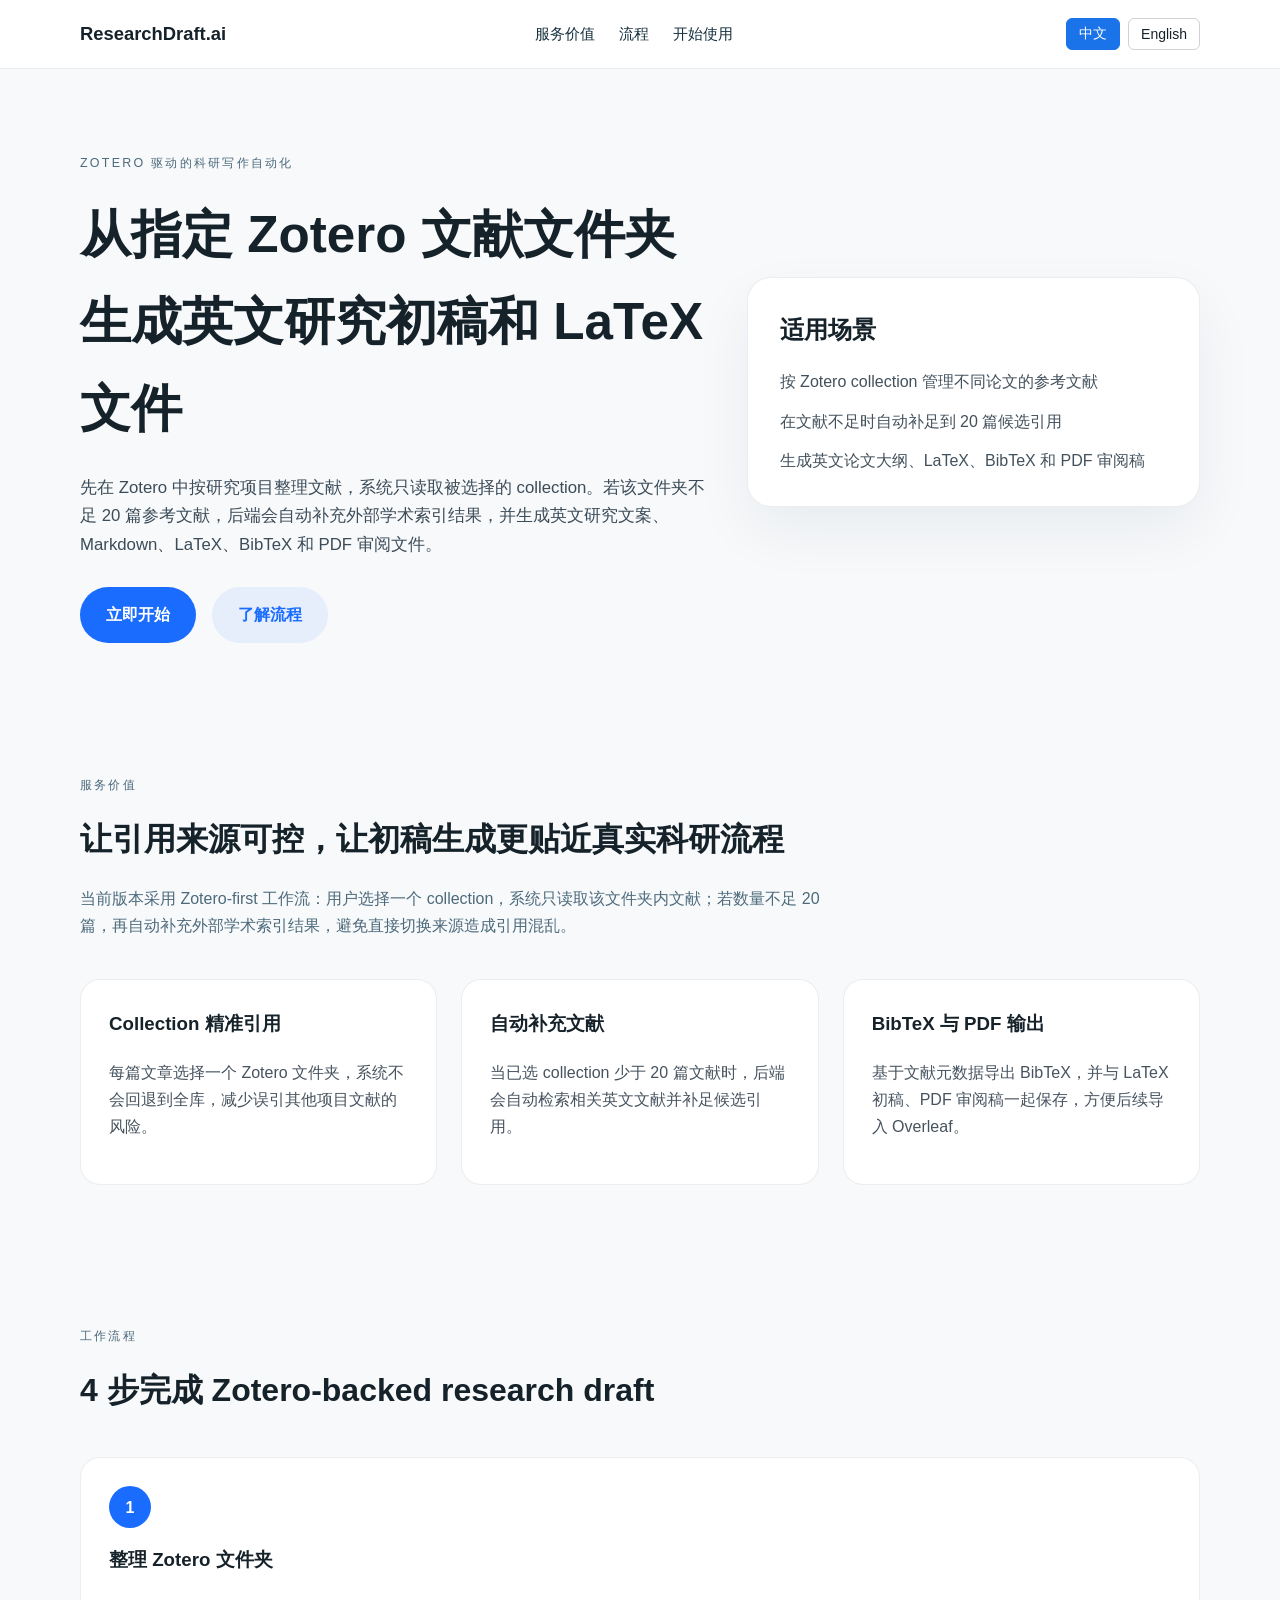
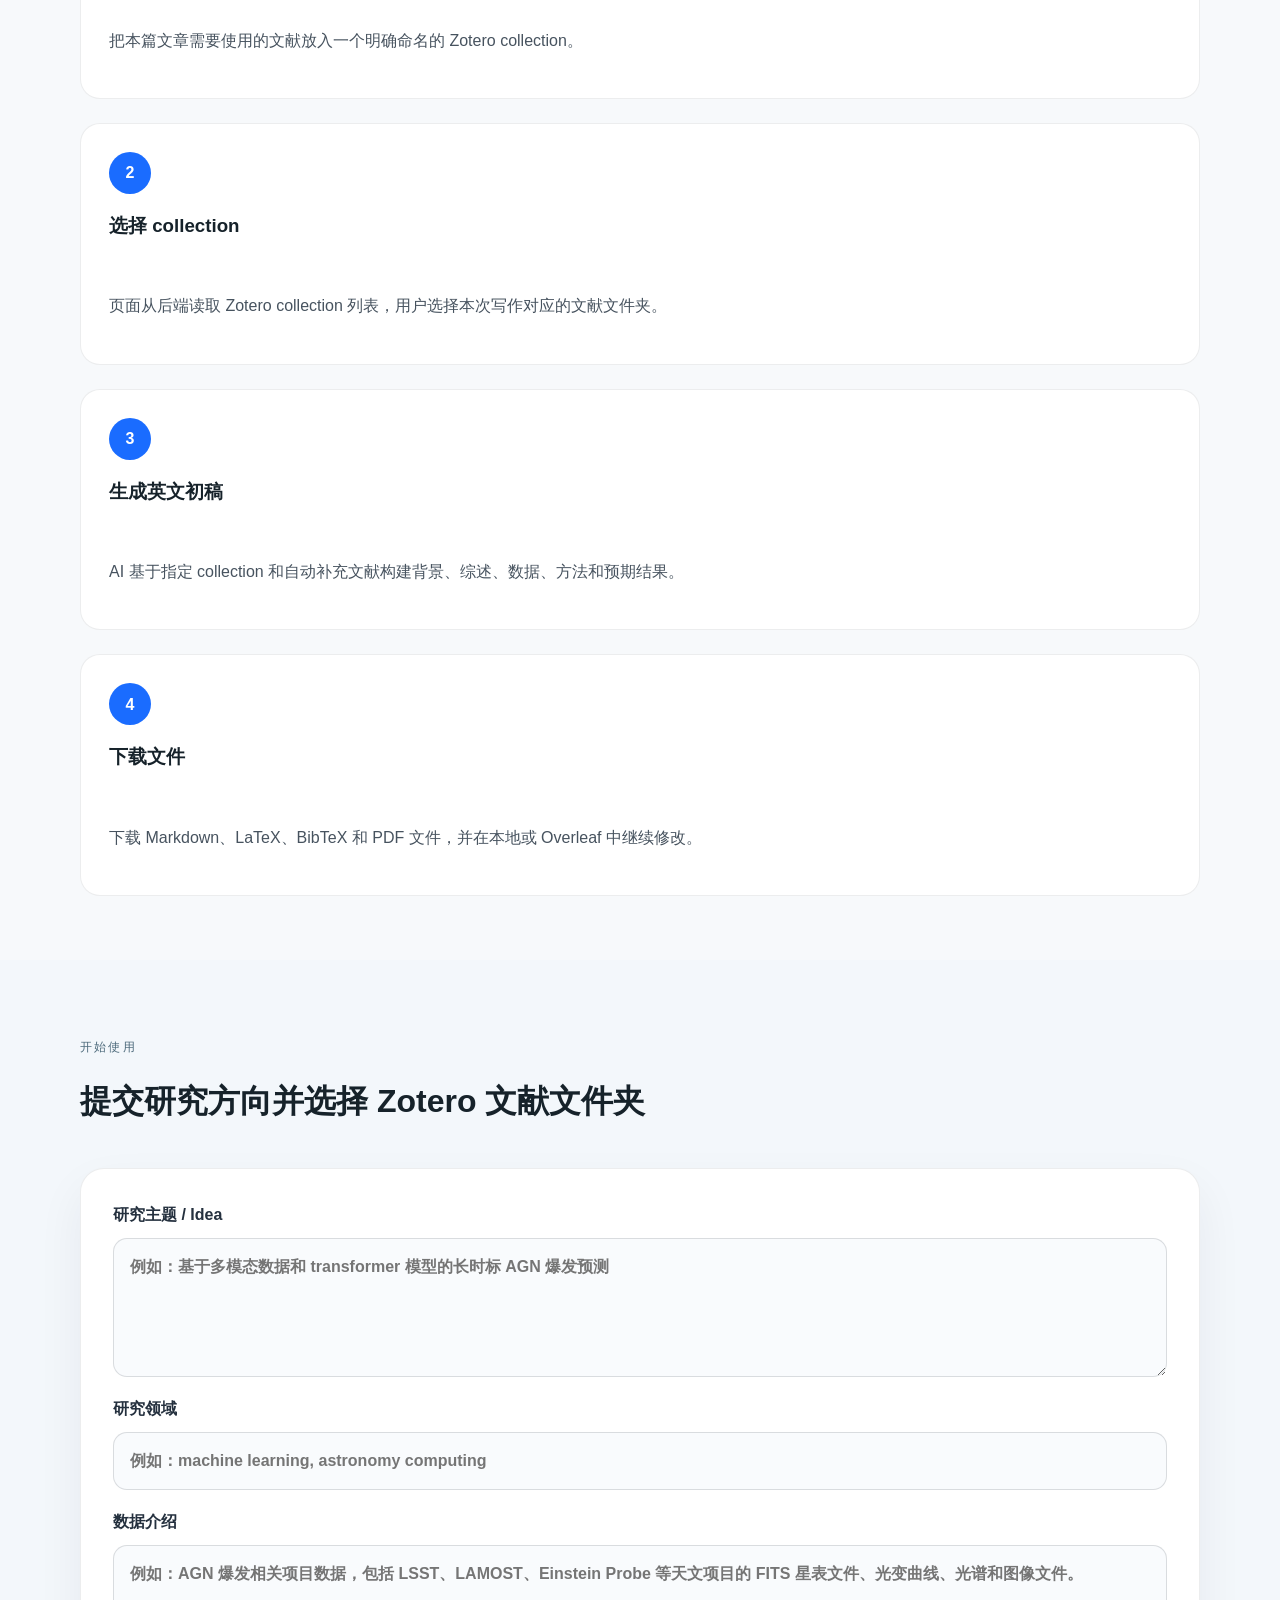
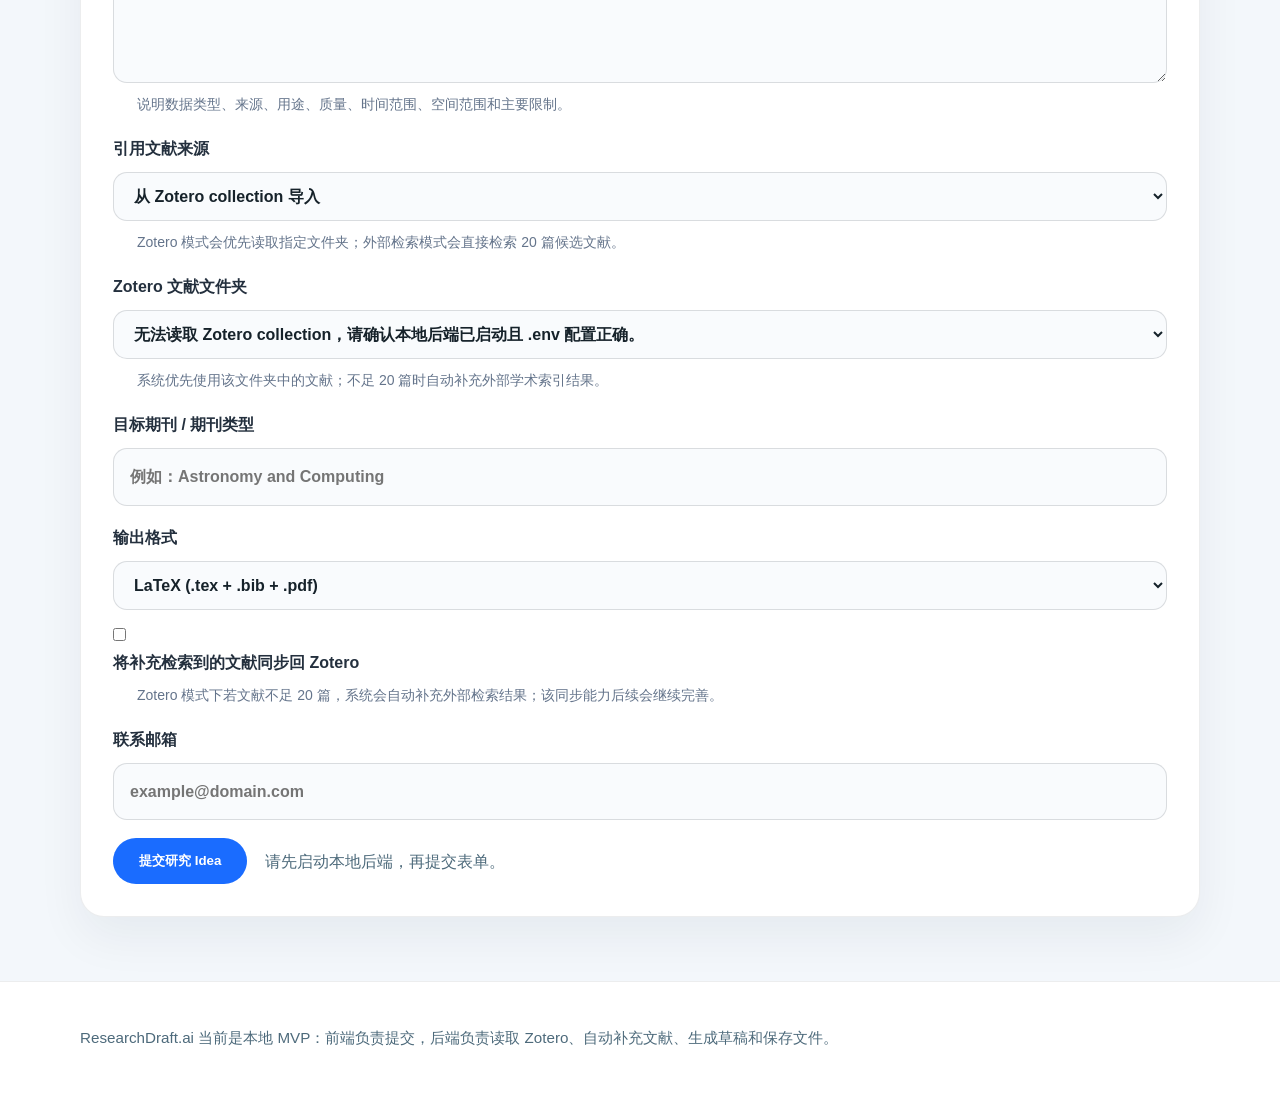
<file: docs/index.html>
<!doctype html>
<html lang="zh-CN">
  <head>
    <meta charset="UTF-8" />
    <meta name="viewport" content="width=device-width, initial-scale=1.0" />
    <title>ResearchDraft.ai | Zotero-driven Research Drafts</title>
    <link rel="stylesheet" href="styles.css" />
  </head>
  <body>
    <header class="site-header">
      <div class="container header-inner">
        <div class="brand">ResearchDraft.ai</div>
        <nav class="nav-links">
          <a href="#why" data-i18n="nav.value">服务价值</a>
          <a href="#how" data-i18n="nav.process">流程</a>
          <a href="#start" data-i18n="nav.start">开始使用</a>
        </nav>
        <div class="language-switch">
          <button id="lang-zh" class="lang-btn active" type="button">中文</button>
          <button id="lang-en" class="lang-btn" type="button">English</button>
        </div>
      </div>
    </header>

    <main>
      <section class="hero">
        <div class="container hero-grid">
          <div>
            <p class="eyebrow" data-i18n="hero.eyebrow">Zotero 驱动的科研写作自动化</p>
            <h1 data-i18n="hero.title">从指定 Zotero 文献文件夹生成英文研究初稿和 LaTeX 文件</h1>
            <p class="hero-copy" data-i18n="hero.description">
              先在 Zotero 中按研究项目整理文献，系统只读取被选择的 collection。若该文件夹不足 20 篇参考文献，后端会自动补充外部学术索引结果，并生成英文研究文案、Markdown、LaTeX、BibTeX 和 PDF 审阅文件。
            </p>
            <div class="hero-actions">
              <a class="btn btn-primary" href="#start" data-i18n="hero.startBtn">立即开始</a>
              <a class="btn btn-secondary" href="#how" data-i18n="hero.processBtn">了解流程</a>
            </div>
          </div>
          <div class="hero-card">
            <h2 data-i18n="hero.useCases">适用场景</h2>
            <ul>
              <li data-i18n="hero.useCase1">按 Zotero collection 管理不同论文的参考文献</li>
              <li data-i18n="hero.useCase2">在文献不足时自动补足到 20 篇候选引用</li>
              <li data-i18n="hero.useCase3">生成英文论文大纲、LaTeX、BibTeX 和 PDF 审阅稿</li>
            </ul>
          </div>
        </div>
      </section>

      <section id="why" class="section feature-section">
        <div class="container">
          <div class="section-header">
            <p class="eyebrow" data-i18n="features.eyebrow">服务价值</p>
            <h2 data-i18n="features.title">让引用来源可控，让初稿生成更贴近真实科研流程</h2>
            <p class="section-copy" data-i18n="features.description">
              当前版本采用 Zotero-first 工作流：用户选择一个 collection，系统只读取该文件夹内文献；若数量不足 20 篇，再自动补充外部学术索引结果，避免直接切换来源造成引用混乱。
            </p>
          </div>
          <div class="feature-grid">
            <article class="feature-card">
              <h3 data-i18n="features.collection">Collection 精准引用</h3>
              <p data-i18n="features.collectionDesc">每篇文章选择一个 Zotero 文件夹，系统不会回退到全库，减少误引其他项目文献的风险。</p>
            </article>
            <article class="feature-card">
              <h3 data-i18n="features.supplement">自动补充文献</h3>
              <p data-i18n="features.supplementDesc">当已选 collection 少于 20 篇文献时，后端会自动检索相关英文文献并补足候选引用。</p>
            </article>
            <article class="feature-card">
              <h3 data-i18n="features.bibtex">BibTeX 与 PDF 输出</h3>
              <p data-i18n="features.bibtexDesc">基于文献元数据导出 BibTeX，并与 LaTeX 初稿、PDF 审阅稿一起保存，方便后续导入 Overleaf。</p>
            </article>
          </div>
        </div>
      </section>

      <section id="how" class="section process-section">
        <div class="container">
          <div class="section-header">
            <p class="eyebrow" data-i18n="process.eyebrow">工作流程</p>
            <h2 data-i18n="process.title">4 步完成 Zotero-backed research draft</h2>
          </div>
          <div class="process-grid">
            <article class="process-step">
              <span>1</span>
              <h3 data-i18n="process.step1">整理 Zotero 文件夹</h3>
              <p data-i18n="process.step1Desc">把本篇文章需要使用的文献放入一个明确命名的 Zotero collection。</p>
            </article>
            <article class="process-step">
              <span>2</span>
              <h3 data-i18n="process.step2">选择 collection</h3>
              <p data-i18n="process.step2Desc">页面从后端读取 Zotero collection 列表，用户选择本次写作对应的文献文件夹。</p>
            </article>
            <article class="process-step">
              <span>3</span>
              <h3 data-i18n="process.step3">生成英文初稿</h3>
              <p data-i18n="process.step3Desc">AI 基于指定 collection 和自动补充文献构建背景、综述、数据、方法和预期结果。</p>
            </article>
            <article class="process-step">
              <span>4</span>
              <h3 data-i18n="process.step4">下载文件</h3>
              <p data-i18n="process.step4Desc">下载 Markdown、LaTeX、BibTeX 和 PDF 文件，并在本地或 Overleaf 中继续修改。</p>
            </article>
          </div>
        </div>
      </section>

      <section id="start" class="section form-section">
        <div class="container">
          <div class="section-header">
            <p class="eyebrow" data-i18n="form.eyebrow">开始使用</p>
            <h2 data-i18n="form.title">提交研究方向并选择 Zotero 文献文件夹</h2>
          </div>
          <form id="idea-form" class="idea-form">
            <div class="form-grid">
              <label for="idea">
                <span data-i18n="form.ideaLabel">研究主题 / Idea</span>
                <textarea id="idea" rows="4" required></textarea>
              </label>
              <label for="field">
                <span data-i18n="form.fieldLabel">研究领域</span>
                <input id="field" type="text" required />
              </label>
              <label for="data-description">
                <span data-i18n="form.dataLabel">数据介绍</span>
                <textarea id="data-description" rows="4"></textarea>
                <span class="checkbox-hint" data-i18n="form.dataHint">说明数据类型、来源、用途、质量、时间范围、空间范围和主要限制。</span>
              </label>
              <label for="literature-mode">
                <span data-i18n="form.literatureModeLabel">引用文献来源</span>
                <select id="literature-mode">
                  <option value="zotero" data-i18n="form.modeZotero">从 Zotero collection 导入</option>
                  <option value="external" data-i18n="form.modeExternal">外部学术检索</option>
                </select>
                <span class="checkbox-hint" data-i18n="form.literatureModeHint">Zotero 模式会优先读取指定文件夹；外部检索模式会直接检索 20 篇候选文献。</span>
              </label>
              <label for="collection">
                <span data-i18n="form.collectionLabel">Zotero 文献文件夹</span>
                <select id="collection" required>
                  <option value="" data-i18n="form.collectionLoading">正在读取 Zotero collection...</option>
                </select>
                <span class="checkbox-hint" data-i18n="form.collectionHint">系统优先使用该文件夹中的文献；不足 20 篇时自动补充外部学术索引结果。</span>
              </label>
              <label for="journal">
                <span data-i18n="form.journalLabel">目标期刊 / 期刊类型</span>
                <input id="journal" type="text" />
              </label>
              <label for="output-format">
                <span data-i18n="form.formatLabel">输出格式</span>
                <select id="output-format">
                  <option value="tex">LaTeX (.tex + .bib + .pdf)</option>
                  <option value="md">Markdown (.md)</option>
                  <option value="docx">Text placeholder (.txt)</option>
                </select>
              </label>
              <label class="checkbox-label" for="add-to-zotero">
                <input id="add-to-zotero" type="checkbox" />
                <span data-i18n="form.zoteroLabel">将补充检索到的文献同步回 Zotero</span>
                <span class="checkbox-hint" data-i18n="form.zoteroHint">仅在自动补充外部文献时生效，会尝试把补充文献加入当前 collection。</span>
              </label>
              <label for="email">
                <span data-i18n="form.emailLabel">联系邮箱</span>
                <input id="email" type="email" required />
              </label>
            </div>
            <div class="form-action">
              <button type="submit" class="btn btn-primary" data-i18n="form.submitBtn">提交研究 Idea</button>
              <p class="form-note" data-i18n="form.note">请先启动本地后端，再提交表单。</p>
            </div>
          </form>
          <div id="form-result" class="form-result hidden"></div>
        </div>
      </section>
    </main>

    <footer class="site-footer">
      <div class="container footer-inner">
        <p data-i18n="footer">ResearchDraft.ai 当前是本地 MVP：前端负责提交，后端负责读取 Zotero、自动补充文献、生成草稿和保存文件。</p>
      </div>
    </footer>

    <script src="app.js?v=20260521-external-search-fix"></script>
  </body>
</html>
</file>
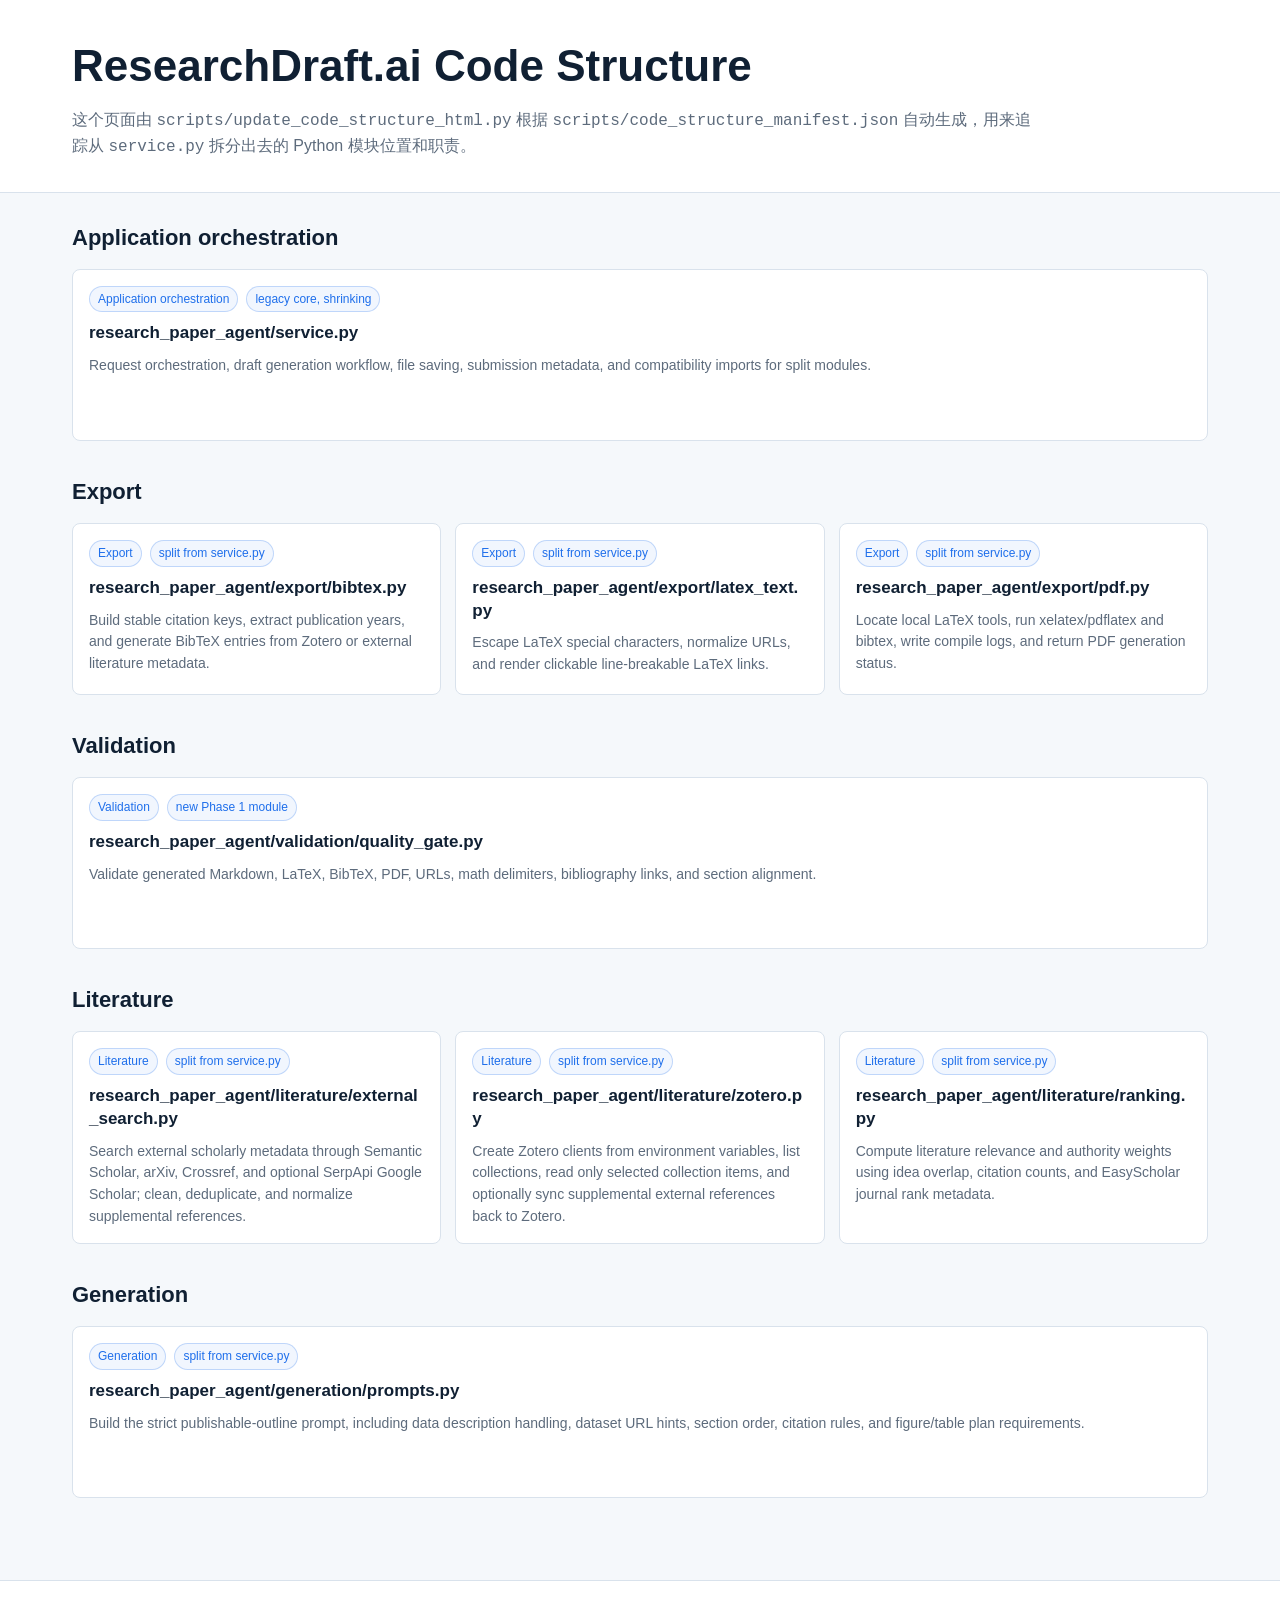
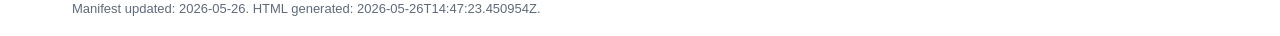
<file: docs/code_structure.html>
<!doctype html>
<html lang="zh-CN">
<head>
  <meta charset="utf-8">
  <meta name="viewport" content="width=device-width, initial-scale=1">
  <title>ResearchDraft.ai Code Structure</title>
  <style>
    :root {
      color-scheme: light;
      --ink: #102033;
      --muted: #5d6b7c;
      --line: #d9e2ec;
      --panel: #ffffff;
      --bg: #f5f8fb;
      --accent: #1f6feb;
    }
    * { box-sizing: border-box; }
    body {
      margin: 0;
      font-family: Arial, Helvetica, sans-serif;
      color: var(--ink);
      background: var(--bg);
      line-height: 1.55;
    }
    header {
      padding: 32px min(6vw, 72px);
      background: #ffffff;
      border-bottom: 1px solid var(--line);
    }
    header h1 {
      margin: 0 0 8px;
      font-size: clamp(28px, 4vw, 44px);
      letter-spacing: 0;
    }
    header p {
      max-width: 960px;
      margin: 0;
      color: var(--muted);
      font-size: 16px;
    }
    main {
      padding: 28px min(6vw, 72px) 48px;
    }
    section {
      margin: 0 0 34px;
    }
    section > h1 {
      margin: 0 0 14px;
      font-size: 22px;
      letter-spacing: 0;
    }
    .grid {
      display: grid;
      grid-template-columns: repeat(auto-fit, minmax(280px, 1fr));
      gap: 14px;
    }
    .module-card {
      background: var(--panel);
      border: 1px solid var(--line);
      border-radius: 8px;
      padding: 16px;
      min-height: 172px;
    }
    .module-card h2 {
      margin: 10px 0 10px;
      font-size: 17px;
      line-height: 1.35;
      word-break: break-word;
    }
    .module-card p {
      margin: 0;
      color: var(--muted);
      font-size: 14px;
    }
    .meta {
      display: flex;
      flex-wrap: wrap;
      gap: 8px;
      font-size: 12px;
      color: var(--accent);
    }
    .meta span {
      border: 1px solid rgba(31, 111, 235, 0.24);
      border-radius: 999px;
      padding: 3px 8px;
      background: rgba(31, 111, 235, 0.06);
    }
    footer {
      padding: 18px min(6vw, 72px);
      border-top: 1px solid var(--line);
      color: var(--muted);
      font-size: 13px;
      background: #ffffff;
    }
  </style>
</head>
<body>
  <header>
    <h1>ResearchDraft.ai Code Structure</h1>
    <p>这个页面由 <code>scripts/update_code_structure_html.py</code> 根据 <code>scripts/code_structure_manifest.json</code> 自动生成，用来追踪从 <code>service.py</code> 拆分出去的 Python 模块位置和职责。</p>
  </header>
  <main>
    
    <section>
      <h1>Application orchestration</h1>
      <div class="grid">
        
      <article class="module-card">
        <div class="meta">
          <span>Application orchestration</span>
          <span>legacy core, shrinking</span>
        </div>
        <h2>research_paper_agent/service.py</h2>
        <p>Request orchestration, draft generation workflow, file saving, submission metadata, and compatibility imports for split modules.</p>
      </article>
    
      </div>
    </section>
        
    <section>
      <h1>Export</h1>
      <div class="grid">
        
      <article class="module-card">
        <div class="meta">
          <span>Export</span>
          <span>split from service.py</span>
        </div>
        <h2>research_paper_agent/export/bibtex.py</h2>
        <p>Build stable citation keys, extract publication years, and generate BibTeX entries from Zotero or external literature metadata.</p>
      </article>
    

      <article class="module-card">
        <div class="meta">
          <span>Export</span>
          <span>split from service.py</span>
        </div>
        <h2>research_paper_agent/export/latex_text.py</h2>
        <p>Escape LaTeX special characters, normalize URLs, and render clickable line-breakable LaTeX links.</p>
      </article>
    

      <article class="module-card">
        <div class="meta">
          <span>Export</span>
          <span>split from service.py</span>
        </div>
        <h2>research_paper_agent/export/pdf.py</h2>
        <p>Locate local LaTeX tools, run xelatex/pdflatex and bibtex, write compile logs, and return PDF generation status.</p>
      </article>
    
      </div>
    </section>
        
    <section>
      <h1>Validation</h1>
      <div class="grid">
        
      <article class="module-card">
        <div class="meta">
          <span>Validation</span>
          <span>new Phase 1 module</span>
        </div>
        <h2>research_paper_agent/validation/quality_gate.py</h2>
        <p>Validate generated Markdown, LaTeX, BibTeX, PDF, URLs, math delimiters, bibliography links, and section alignment.</p>
      </article>
    
      </div>
    </section>
        
    <section>
      <h1>Literature</h1>
      <div class="grid">
        
      <article class="module-card">
        <div class="meta">
          <span>Literature</span>
          <span>split from service.py</span>
        </div>
        <h2>research_paper_agent/literature/external_search.py</h2>
        <p>Search external scholarly metadata through Semantic Scholar, arXiv, Crossref, and optional SerpApi Google Scholar; clean, deduplicate, and normalize supplemental references.</p>
      </article>
    

      <article class="module-card">
        <div class="meta">
          <span>Literature</span>
          <span>split from service.py</span>
        </div>
        <h2>research_paper_agent/literature/zotero.py</h2>
        <p>Create Zotero clients from environment variables, list collections, read only selected collection items, and optionally sync supplemental external references back to Zotero.</p>
      </article>
    

      <article class="module-card">
        <div class="meta">
          <span>Literature</span>
          <span>split from service.py</span>
        </div>
        <h2>research_paper_agent/literature/ranking.py</h2>
        <p>Compute literature relevance and authority weights using idea overlap, citation counts, and EasyScholar journal rank metadata.</p>
      </article>
    
      </div>
    </section>
        
    <section>
      <h1>Generation</h1>
      <div class="grid">
        
      <article class="module-card">
        <div class="meta">
          <span>Generation</span>
          <span>split from service.py</span>
        </div>
        <h2>research_paper_agent/generation/prompts.py</h2>
        <p>Build the strict publishable-outline prompt, including data description handling, dataset URL hints, section order, citation rules, and figure/table plan requirements.</p>
      </article>
    
      </div>
    </section>
        
  </main>
  <footer>
    Manifest updated: 2026-05-26. HTML generated: 2026-05-26T14:47:23.450954Z.
  </footer>
</body>
</html>
</file>
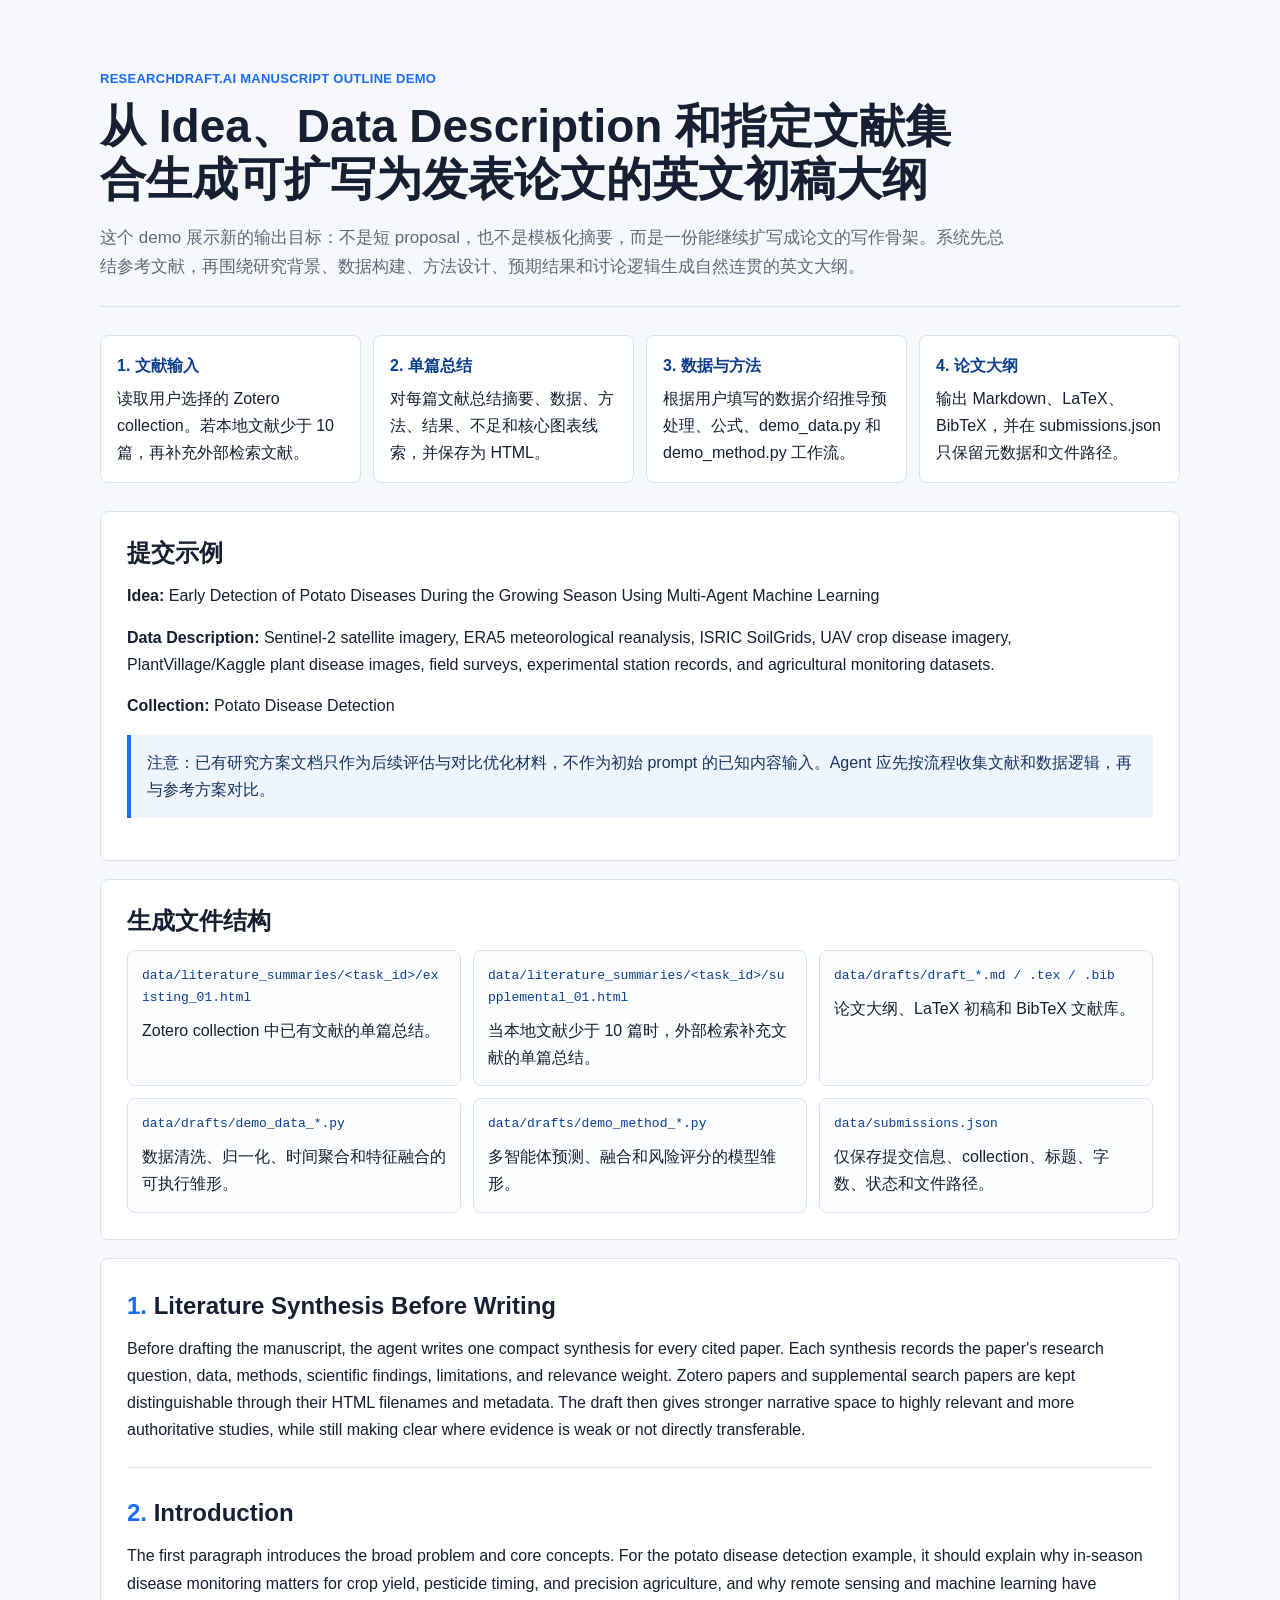
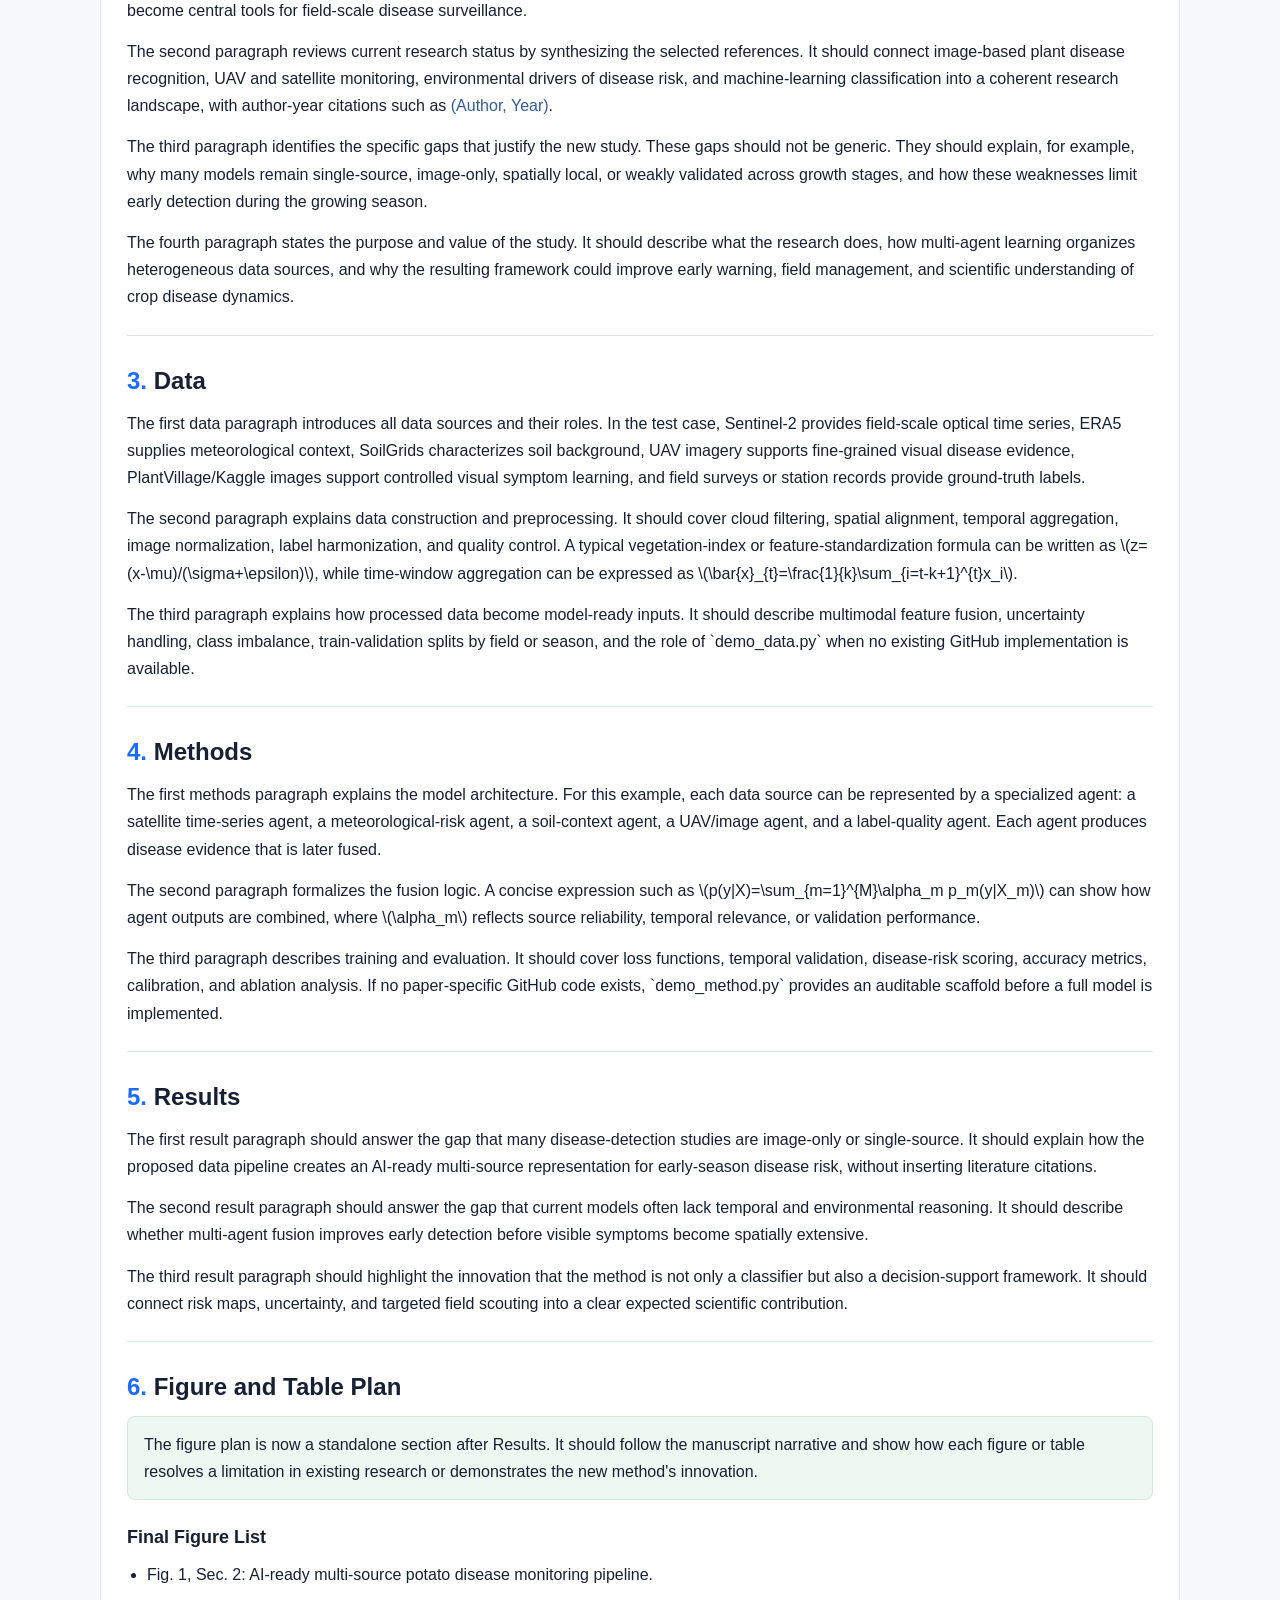
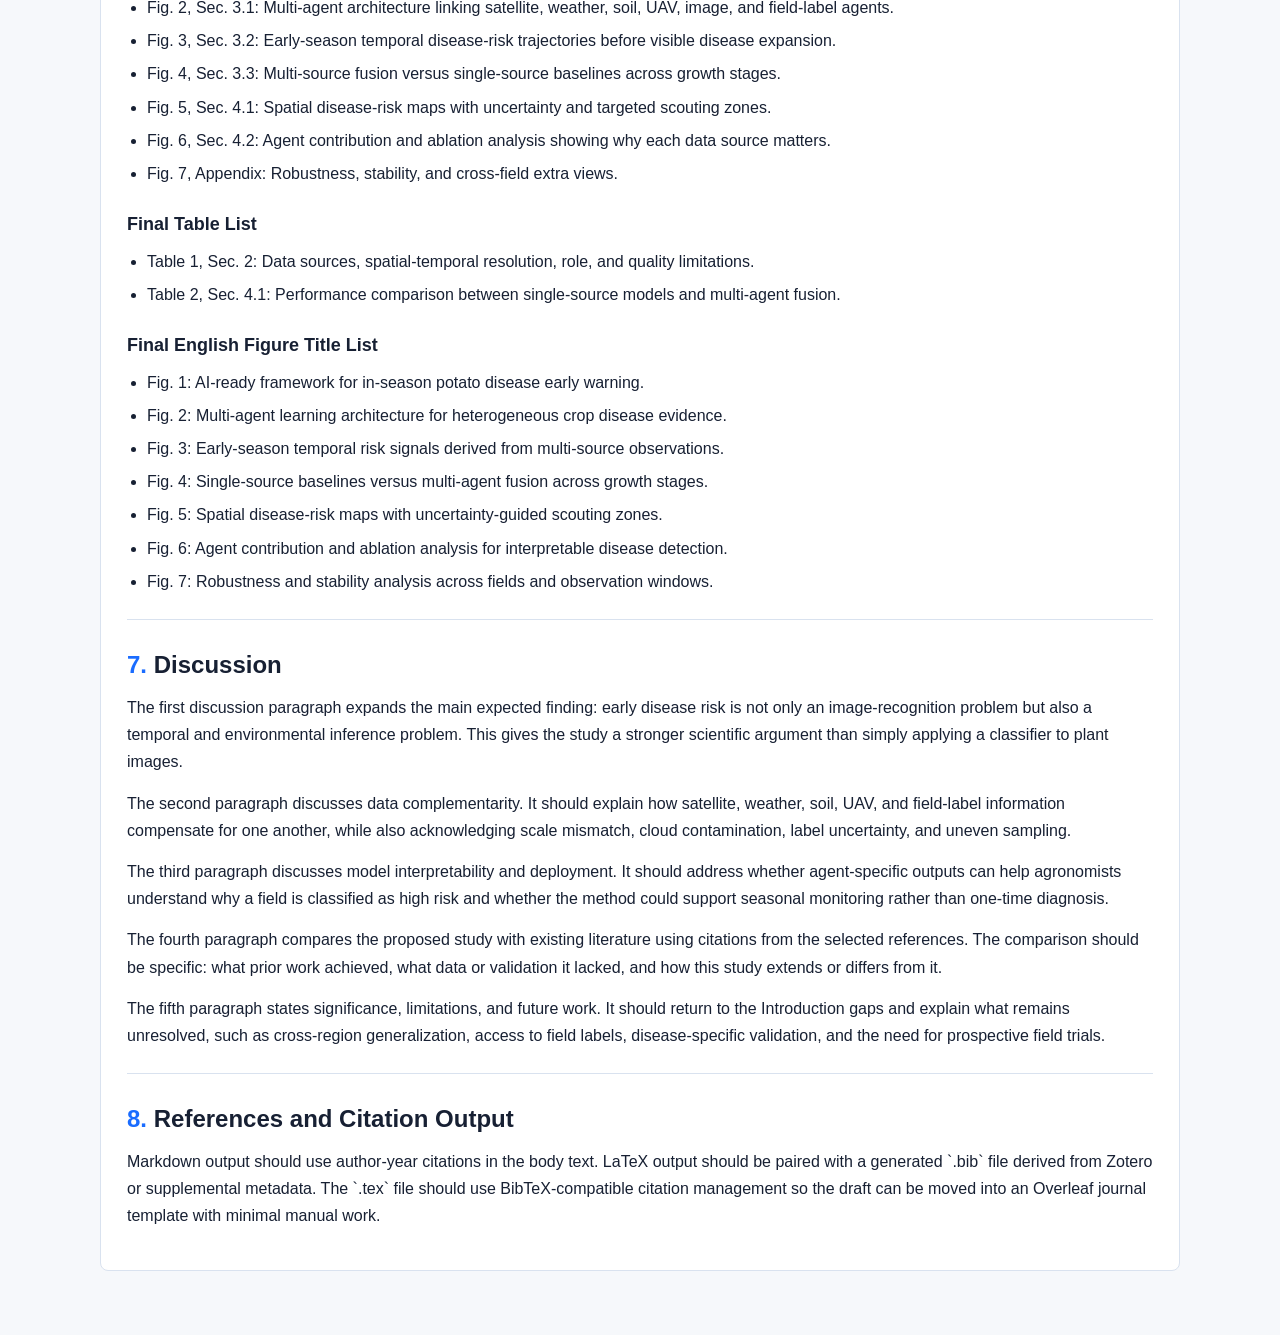
<file: docs/full_content_demo.html>
<!doctype html>
<html lang="zh-CN">
<head>
  <meta charset="utf-8" />
  <meta name="viewport" content="width=device-width, initial-scale=1" />
  <title>ResearchDraft.ai 完整论文大纲 Demo</title>
  <style>
    :root {
      color-scheme: light;
      --ink: #172033;
      --muted: #5f6b7a;
      --line: #d9e2ef;
      --blue: #1a6cff;
      --blue-soft: #eef5ff;
      --green-soft: #edf8f0;
      --paper: #ffffff;
      --wash: #f6f8fb;
    }

    body {
      margin: 0;
      font-family: -apple-system, BlinkMacSystemFont, "Segoe UI", Arial, sans-serif;
      color: var(--ink);
      background: var(--wash);
      line-height: 1.7;
    }

    .page {
      max-width: 1080px;
      margin: 0 auto;
      padding: 36px 20px 64px;
    }

    .hero {
      padding: 32px 0 24px;
      border-bottom: 1px solid var(--line);
    }

    .eyebrow {
      margin: 0 0 10px;
      color: var(--blue);
      font-weight: 700;
      letter-spacing: .02em;
      text-transform: uppercase;
      font-size: 13px;
    }

    h1 {
      margin: 0;
      max-width: 880px;
      font-size: clamp(30px, 4vw, 46px);
      line-height: 1.15;
      letter-spacing: 0;
    }

    .lead {
      max-width: 920px;
      margin: 18px 0 0;
      color: var(--muted);
      font-size: 17px;
    }

    .workflow {
      display: grid;
      grid-template-columns: repeat(4, minmax(0, 1fr));
      gap: 12px;
      margin: 28px 0;
    }

    .step {
      background: var(--paper);
      border: 1px solid var(--line);
      border-radius: 8px;
      padding: 16px;
      min-height: 110px;
    }

    .step strong {
      display: block;
      margin-bottom: 6px;
      color: #0d3f8f;
    }

    .panel {
      background: var(--paper);
      border: 1px solid var(--line);
      border-radius: 8px;
      padding: 26px;
      margin-top: 18px;
    }

    h2 {
      margin: 0 0 14px;
      font-size: 24px;
      line-height: 1.25;
      letter-spacing: 0;
    }

    h3 {
      margin: 22px 0 8px;
      font-size: 18px;
      letter-spacing: 0;
    }

    p {
      margin: 0 0 14px;
    }

    .note {
      background: var(--blue-soft);
      border-left: 4px solid var(--blue);
      padding: 14px 16px;
      margin: 16px 0;
      color: #18345f;
    }

    .artifact-grid {
      display: grid;
      grid-template-columns: repeat(3, minmax(0, 1fr));
      gap: 12px;
      margin-top: 12px;
    }

    .artifact {
      background: #fbfdff;
      border: 1px solid var(--line);
      border-radius: 8px;
      padding: 14px;
    }

    .artifact code {
      display: block;
      margin-bottom: 8px;
      color: #0d3f8f;
      word-break: break-word;
    }

    .section-rule {
      border-top: 1px solid var(--line);
      margin: 24px 0;
    }

    .demo-paper {
      counter-reset: section;
    }

    .demo-paper section {
      padding-top: 6px;
    }

    .demo-paper h2::before {
      counter-increment: section;
      content: counter(section) ". ";
      color: var(--blue);
    }

    .citation {
      color: #315c99;
      white-space: nowrap;
    }

    .figure-plan {
      background: var(--green-soft);
      border: 1px solid #cfe9d7;
      border-radius: 8px;
      padding: 14px 16px;
      margin-bottom: 16px;
    }

    .compact-list {
      margin: 0;
      padding-left: 20px;
    }

    .compact-list li {
      margin: 6px 0;
    }

    @media (max-width: 860px) {
      .workflow,
      .artifact-grid {
        grid-template-columns: 1fr;
      }

      .panel {
        padding: 20px;
      }
    }
  </style>
</head>
<body>
  <main class="page">
    <header class="hero">
      <p class="eyebrow">ResearchDraft.ai manuscript outline demo</p>
      <h1>从 Idea、Data Description 和指定文献集合生成可扩写为发表论文的英文初稿大纲</h1>
      <p class="lead">
        这个 demo 展示新的输出目标：不是短 proposal，也不是模板化摘要，而是一份能继续扩写成论文的写作骨架。系统先总结参考文献，再围绕研究背景、数据构建、方法设计、预期结果和讨论逻辑生成自然连贯的英文大纲。
      </p>
    </header>

    <div class="workflow">
      <div class="step">
        <strong>1. 文献输入</strong>
        读取用户选择的 Zotero collection。若本地文献少于 10 篇，再补充外部检索文献。
      </div>
      <div class="step">
        <strong>2. 单篇总结</strong>
        对每篇文献总结摘要、数据、方法、结果、不足和核心图表线索，并保存为 HTML。
      </div>
      <div class="step">
        <strong>3. 数据与方法</strong>
        根据用户填写的数据介绍推导预处理、公式、demo_data.py 和 demo_method.py 工作流。
      </div>
      <div class="step">
        <strong>4. 论文大纲</strong>
        输出 Markdown、LaTeX、BibTeX，并在 submissions.json 只保留元数据和文件路径。
      </div>
    </div>

    <section class="panel">
      <h2>提交示例</h2>
      <p><strong>Idea:</strong> Early Detection of Potato Diseases During the Growing Season Using Multi-Agent Machine Learning</p>
      <p><strong>Data Description:</strong> Sentinel-2 satellite imagery, ERA5 meteorological reanalysis, ISRIC SoilGrids, UAV crop disease imagery, PlantVillage/Kaggle plant disease images, field surveys, experimental station records, and agricultural monitoring datasets.</p>
      <p><strong>Collection:</strong> Potato Disease Detection</p>
      <p class="note">注意：已有研究方案文档只作为后续评估与对比优化材料，不作为初始 prompt 的已知内容输入。Agent 应先按流程收集文献和数据逻辑，再与参考方案对比。</p>
    </section>

    <section class="panel">
      <h2>生成文件结构</h2>
      <div class="artifact-grid">
        <div class="artifact">
          <code>data/literature_summaries/&lt;task_id&gt;/existing_01.html</code>
          Zotero collection 中已有文献的单篇总结。
        </div>
        <div class="artifact">
          <code>data/literature_summaries/&lt;task_id&gt;/supplemental_01.html</code>
          当本地文献少于 10 篇时，外部检索补充文献的单篇总结。
        </div>
        <div class="artifact">
          <code>data/drafts/draft_*.md / .tex / .bib</code>
          论文大纲、LaTeX 初稿和 BibTeX 文献库。
        </div>
        <div class="artifact">
          <code>data/drafts/demo_data_*.py</code>
          数据清洗、归一化、时间聚合和特征融合的可执行雏形。
        </div>
        <div class="artifact">
          <code>data/drafts/demo_method_*.py</code>
          多智能体预测、融合和风险评分的模型雏形。
        </div>
        <div class="artifact">
          <code>data/submissions.json</code>
          仅保存提交信息、collection、标题、字数、状态和文件路径。
        </div>
      </div>
    </section>

    <article class="panel demo-paper">
      <section>
        <h2>Literature Synthesis Before Writing</h2>
        <p>
          Before drafting the manuscript, the agent writes one compact synthesis for every cited paper. Each synthesis records the paper's research question, data, methods, scientific findings, limitations, and relevance weight. Zotero papers and supplemental search papers are kept distinguishable through their HTML filenames and metadata. The draft then gives stronger narrative space to highly relevant and more authoritative studies, while still making clear where evidence is weak or not directly transferable.
        </p>
      </section>

      <div class="section-rule"></div>

      <section>
        <h2>Introduction</h2>
        <p>
          The first paragraph introduces the broad problem and core concepts. For the potato disease detection example, it should explain why in-season disease monitoring matters for crop yield, pesticide timing, and precision agriculture, and why remote sensing and machine learning have become central tools for field-scale disease surveillance.
        </p>
        <p>
          The second paragraph reviews current research status by synthesizing the selected references. It should connect image-based plant disease recognition, UAV and satellite monitoring, environmental drivers of disease risk, and machine-learning classification into a coherent research landscape, with author-year citations such as <span class="citation">(Author, Year)</span>.
        </p>
        <p>
          The third paragraph identifies the specific gaps that justify the new study. These gaps should not be generic. They should explain, for example, why many models remain single-source, image-only, spatially local, or weakly validated across growth stages, and how these weaknesses limit early detection during the growing season.
        </p>
        <p>
          The fourth paragraph states the purpose and value of the study. It should describe what the research does, how multi-agent learning organizes heterogeneous data sources, and why the resulting framework could improve early warning, field management, and scientific understanding of crop disease dynamics.
        </p>
      </section>

      <div class="section-rule"></div>

      <section>
        <h2>Data</h2>
        <p>
          The first data paragraph introduces all data sources and their roles. In the test case, Sentinel-2 provides field-scale optical time series, ERA5 supplies meteorological context, SoilGrids characterizes soil background, UAV imagery supports fine-grained visual disease evidence, PlantVillage/Kaggle images support controlled visual symptom learning, and field surveys or station records provide ground-truth labels.
        </p>
        <p>
          The second paragraph explains data construction and preprocessing. It should cover cloud filtering, spatial alignment, temporal aggregation, image normalization, label harmonization, and quality control. A typical vegetation-index or feature-standardization formula can be written as \(z=(x-\mu)/(\sigma+\epsilon)\), while time-window aggregation can be expressed as \(\bar{x}_{t}=\frac{1}{k}\sum_{i=t-k+1}^{t}x_i\).
        </p>
        <p>
          The third paragraph explains how processed data become model-ready inputs. It should describe multimodal feature fusion, uncertainty handling, class imbalance, train-validation splits by field or season, and the role of `demo_data.py` when no existing GitHub implementation is available.
        </p>
      </section>

      <div class="section-rule"></div>

      <section>
        <h2>Methods</h2>
        <p>
          The first methods paragraph explains the model architecture. For this example, each data source can be represented by a specialized agent: a satellite time-series agent, a meteorological-risk agent, a soil-context agent, a UAV/image agent, and a label-quality agent. Each agent produces disease evidence that is later fused.
        </p>
        <p>
          The second paragraph formalizes the fusion logic. A concise expression such as \(p(y|X)=\sum_{m=1}^{M}\alpha_m p_m(y|X_m)\) can show how agent outputs are combined, where \(\alpha_m\) reflects source reliability, temporal relevance, or validation performance.
        </p>
        <p>
          The third paragraph describes training and evaluation. It should cover loss functions, temporal validation, disease-risk scoring, accuracy metrics, calibration, and ablation analysis. If no paper-specific GitHub code exists, `demo_method.py` provides an auditable scaffold before a full model is implemented.
        </p>
      </section>

      <div class="section-rule"></div>

      <section>
        <h2>Results</h2>
        <p>
          The first result paragraph should answer the gap that many disease-detection studies are image-only or single-source. It should explain how the proposed data pipeline creates an AI-ready multi-source representation for early-season disease risk, without inserting literature citations.
        </p>
        <p>
          The second result paragraph should answer the gap that current models often lack temporal and environmental reasoning. It should describe whether multi-agent fusion improves early detection before visible symptoms become spatially extensive.
        </p>
        <p>
          The third result paragraph should highlight the innovation that the method is not only a classifier but also a decision-support framework. It should connect risk maps, uncertainty, and targeted field scouting into a clear expected scientific contribution.
        </p>
      </section>

      <div class="section-rule"></div>

      <section>
        <h2>Figure and Table Plan</h2>
        <div class="figure-plan">
          The figure plan is now a standalone section after Results. It should follow the manuscript narrative and show how each figure or table resolves a limitation in existing research or demonstrates the new method's innovation.
        </div>
        <h3>Final Figure List</h3>
        <ul class="compact-list">
          <li>Fig. 1, Sec. 2: AI-ready multi-source potato disease monitoring pipeline.</li>
          <li>Fig. 2, Sec. 3.1: Multi-agent architecture linking satellite, weather, soil, UAV, image, and field-label agents.</li>
          <li>Fig. 3, Sec. 3.2: Early-season temporal disease-risk trajectories before visible disease expansion.</li>
          <li>Fig. 4, Sec. 3.3: Multi-source fusion versus single-source baselines across growth stages.</li>
          <li>Fig. 5, Sec. 4.1: Spatial disease-risk maps with uncertainty and targeted scouting zones.</li>
          <li>Fig. 6, Sec. 4.2: Agent contribution and ablation analysis showing why each data source matters.</li>
          <li>Fig. 7, Appendix: Robustness, stability, and cross-field extra views.</li>
        </ul>
        <h3>Final Table List</h3>
        <ul class="compact-list">
          <li>Table 1, Sec. 2: Data sources, spatial-temporal resolution, role, and quality limitations.</li>
          <li>Table 2, Sec. 4.1: Performance comparison between single-source models and multi-agent fusion.</li>
        </ul>
        <h3>Final English Figure Title List</h3>
        <ul class="compact-list">
          <li>Fig. 1: AI-ready framework for in-season potato disease early warning.</li>
          <li>Fig. 2: Multi-agent learning architecture for heterogeneous crop disease evidence.</li>
          <li>Fig. 3: Early-season temporal risk signals derived from multi-source observations.</li>
          <li>Fig. 4: Single-source baselines versus multi-agent fusion across growth stages.</li>
          <li>Fig. 5: Spatial disease-risk maps with uncertainty-guided scouting zones.</li>
          <li>Fig. 6: Agent contribution and ablation analysis for interpretable disease detection.</li>
          <li>Fig. 7: Robustness and stability analysis across fields and observation windows.</li>
        </ul>
      </section>

      <div class="section-rule"></div>

      <section>
        <h2>Discussion</h2>
        <p>
          The first discussion paragraph expands the main expected finding: early disease risk is not only an image-recognition problem but also a temporal and environmental inference problem. This gives the study a stronger scientific argument than simply applying a classifier to plant images.
        </p>
        <p>
          The second paragraph discusses data complementarity. It should explain how satellite, weather, soil, UAV, and field-label information compensate for one another, while also acknowledging scale mismatch, cloud contamination, label uncertainty, and uneven sampling.
        </p>
        <p>
          The third paragraph discusses model interpretability and deployment. It should address whether agent-specific outputs can help agronomists understand why a field is classified as high risk and whether the method could support seasonal monitoring rather than one-time diagnosis.
        </p>
        <p>
          The fourth paragraph compares the proposed study with existing literature using citations from the selected references. The comparison should be specific: what prior work achieved, what data or validation it lacked, and how this study extends or differs from it.
        </p>
        <p>
          The fifth paragraph states significance, limitations, and future work. It should return to the Introduction gaps and explain what remains unresolved, such as cross-region generalization, access to field labels, disease-specific validation, and the need for prospective field trials.
        </p>
      </section>

      <div class="section-rule"></div>

      <section>
        <h2>References and Citation Output</h2>
        <p>
          Markdown output should use author-year citations in the body text. LaTeX output should be paired with a generated `.bib` file derived from Zotero or supplemental metadata. The `.tex` file should use BibTeX-compatible citation management so the draft can be moved into an Overleaf journal template with minimal manual work.
        </p>
      </section>
    </article>
  </main>
</body>
</html>
</file>
<file: docs/styles.css>
:root {
  color-scheme: light;
  font-family: Inter,'Segoe UI',Roboto,Helvetica,Arial,sans-serif;
  color: #16222a;
  background: #f7f9fb;
  line-height: 1.7;
}

* {
  box-sizing: border-box;
}

body {
  margin: 0;
  min-height: 100vh;
}

img {
  max-width: 100%;
}

.container {
  width: min(1120px, calc(100% - 32px));
  margin: 0 auto;
}

.site-header {
  position: sticky;
  top: 0;
  background: rgba(255,255,255,0.96);
  backdrop-filter: blur(12px);
  border-bottom: 1px solid rgba(22,34,42,0.08);
  z-index: 10;
}

.header-inner {
  display: flex;
  align-items: center;
  justify-content: space-between;
  padding: 18px 0;
}

.language-switch {
  display: flex;
  gap: 8px;
  margin-left: 24px;
}

.lang-btn {
  padding: 6px 12px;
  border: 1px solid rgba(22,34,42,0.2);
  background: transparent;
  color: #16222a;
  border-radius: 6px;
  font-size: 0.875rem;
  cursor: pointer;
  transition: all 0.2s ease;
}

.lang-btn:hover {
  background: rgba(22,34,42,0.05);
}

.lang-btn.active {
  background: #1a73e8;
  color: white;
  border-color: #1a73e8;
}

.brand {
  font-weight: 700;
  font-size: 1.15rem;
}

.nav-links {
  display: flex;
  gap: 24px;
  flex-wrap: wrap;
}

.nav-links a {
  color: #16313f;
  text-decoration: none;
  font-size: 0.95rem;
}

.hero {
  padding: 72px 0 56px;
}

.hero-grid {
  display: grid;
  gap: 32px;
  grid-template-columns: 1.4fr 1fr;
  align-items: center;
}

.eyebrow {
  text-transform: uppercase;
  letter-spacing: 0.18em;
  color: #4d6a7b;
  font-size: 0.78rem;
  margin-bottom: 16px;
}

.hero h1 {
  font-size: clamp(2.4rem, 4vw, 3.5rem);
  margin: 0 0 22px;
  max-width: 720px;
}

.hero-copy {
  font-size: 1.05rem;
  max-width: 680px;
  color: #3c4c58;
}

.hero-actions {
  display: flex;
  gap: 16px;
  flex-wrap: wrap;
  margin-top: 28px;
}

.btn {
  display: inline-flex;
  align-items: center;
  justify-content: center;
  border: none;
  border-radius: 999px;
  padding: 14px 26px;
  text-decoration: none;
  font-weight: 600;
  cursor: pointer;
}

.btn-primary {
  background: #1a6cff;
  color: #ffffff;
}

.btn-secondary {
  background: rgba(26,108,255,0.08);
  color: #1a6cff;
}

.hero-card {
  background: #ffffff;
  border: 1px solid rgba(22,34,42,0.08);
  border-radius: 24px;
  padding: 32px;
  box-shadow: 0 24px 60px rgba(20,36,56,0.06);
}

.hero-card h2 {
  margin-top: 0;
  margin-bottom: 18px;
}

.hero-card ul {
  list-style: none;
  padding: 0;
  margin: 0;
  display: grid;
  gap: 12px;
}

.hero-card li {
  color: #43515c;
}

.section {
  padding: 64px 0;
}

.section-header {
  margin-bottom: 40px;
}

.section-header h2 {
  font-size: clamp(2rem, 2.5vw, 2.7rem);
  margin: 0 0 18px;
}

.section-copy {
  max-width: 760px;
  color: #4d6a7b;
  font-size: 1rem;
}

.feature-grid,
.process-grid {
  display: grid;
  gap: 24px;
}

.feature-grid {
  grid-template-columns: repeat(3, minmax(0, 1fr));
}

.feature-card,
.process-step {
  background: #ffffff;
  border: 1px solid rgba(22,34,42,0.08);
  border-radius: 20px;
  padding: 28px;
}

.feature-card h3,
.process-step h3 {
  margin-top: 0;
}

.feature-card p,
.process-step p {
  color: #47535f;
}

.process-step {
  display: grid;
  gap: 16px;
}

.process-step span {
  display: inline-flex;
  width: 42px;
  height: 42px;
  align-items: center;
  justify-content: center;
  border-radius: 50%;
  background: #1a6cff;
  color: #ffffff;
  font-weight: 700;
}

.form-section {
  background: #f3f7fb;
}

.idea-form {
  background: #ffffff;
  border: 1px solid rgba(22,34,42,0.08);
  border-radius: 24px;
  padding: 32px;
  box-shadow: 0 20px 48px rgba(20,36,56,0.06);
}

.form-grid {
  display: grid;
  gap: 18px;
}

label {
  display: grid;
  gap: 10px;
  color: #24303e;
  font-weight: 600;
}

.checkbox-label {
  display: flex;
  flex-direction: column;
  gap: 8px;
  align-items: flex-start;
}

.checkbox-label input[type="checkbox"] {
  width: auto;
  margin: 0;
  margin-right: 8px;
}

.checkbox-hint {
  font-size: 14px;
  font-weight: 400;
  color: #64748b;
  margin-left: 24px;
}

input,
textarea,
select {
  width: 100%;
  font: inherit;
  padding: 14px 16px;
  border: 1px solid rgba(22,34,42,0.14);
  border-radius: 14px;
  background: #f9fbfd;
  color: #16222a;
}

textarea {
  resize: vertical;
}

.form-action {
  display: flex;
  flex-wrap: wrap;
  gap: 18px;
  align-items: center;
  margin-top: 18px;
}

.form-note {
  color: #4d6a7b;
  margin: 0;
}

.form-result {
  margin-top: 24px;
  padding: 22px 24px;
  border-radius: 18px;
  border: 1px solid rgba(26,108,255,0.18);
  background: rgba(26,108,255,0.06);
  color: #0d1f45;
}

.hidden {
  display: none;
}

.site-footer {
  border-top: 1px solid rgba(22,34,42,0.08);
  padding: 28px 0;
  background: #ffffff;
}

.footer-inner {
  color: #4d6a7b;
  font-size: 0.95rem;
}

@media (max-width: 940px) {
  .hero-grid,
  .feature-grid,
  .process-grid {
    grid-template-columns: 1fr;
  }
}

@media (max-width: 640px) {
  .container {
    width: calc(100% - 24px);
  }

  .header-inner {
    flex-direction: column;
    align-items: flex-start;
    gap: 16px;
  }

  .nav-links {
    gap: 16px;
  }

  .hero {
    padding: 56px 0;
  }

  .hero-actions {
    flex-direction: column;
  }
}
</file>
